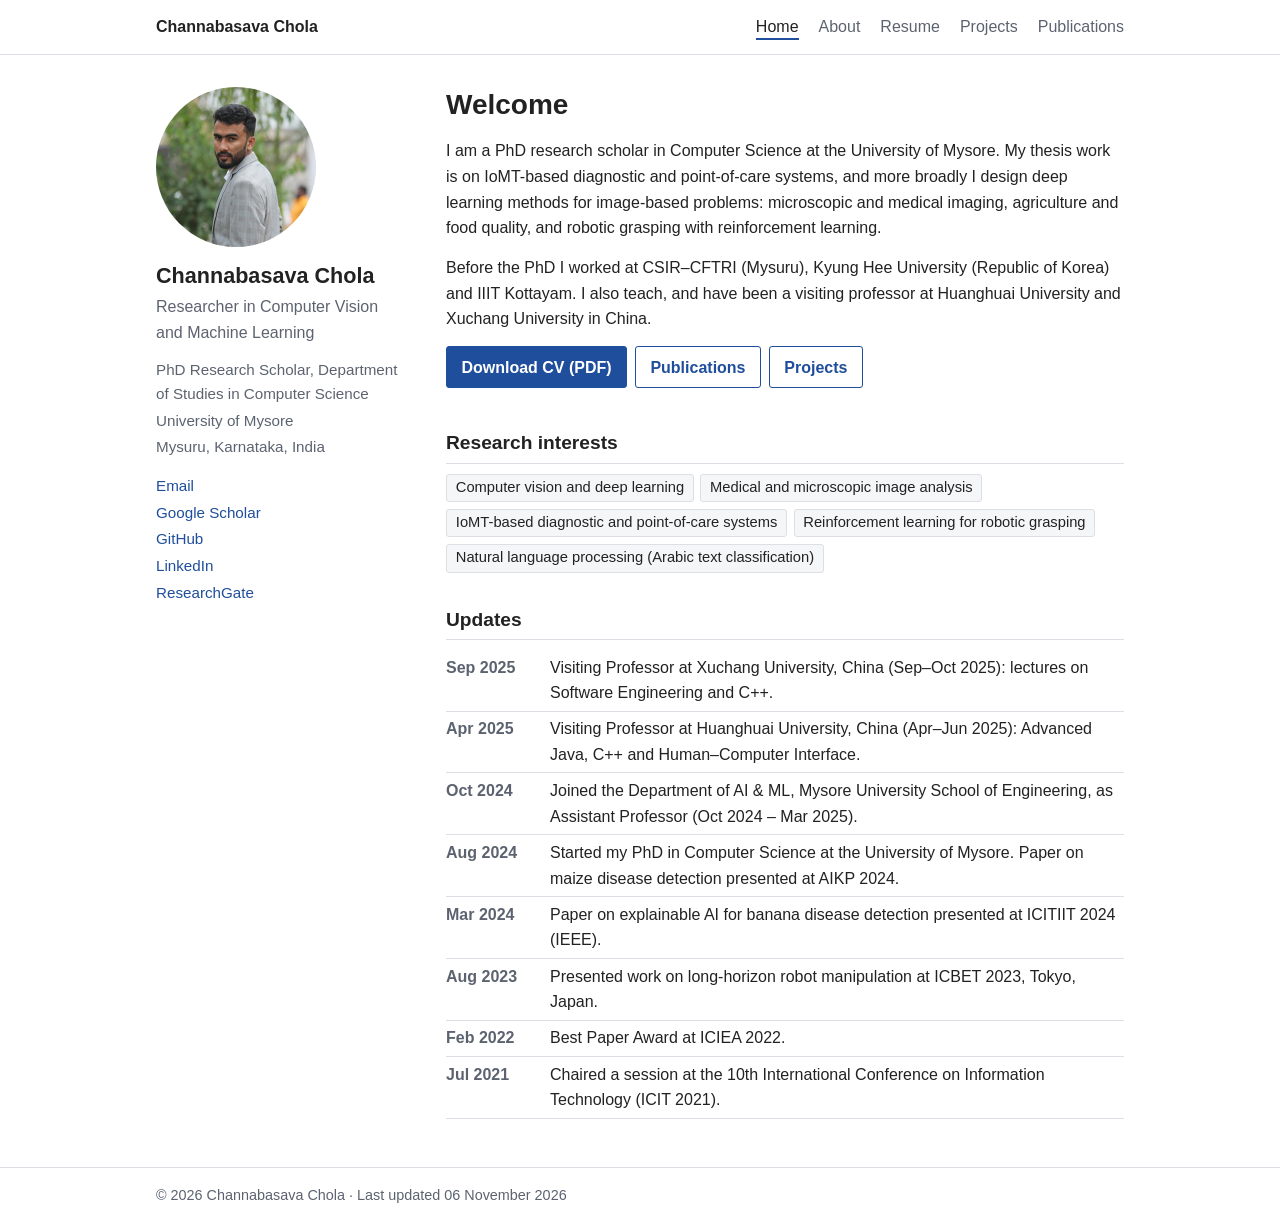
<file: index.html>
<!doctype html>
<html lang="en">
<head>
<meta charset="utf-8">
<meta name="viewport" content="width=device-width, initial-scale=1">
<title>Channabasava Chola – Home</title>
<meta name="description" content="Channabasava Chola: Researcher in Computer Vision and Machine Learning, University of Mysore.">
<link rel="stylesheet" href="assets/css/style.css">
</head>
<body>
<a class="skip" href="#content">Skip to content</a>
<header class="masthead">
  <div class="wrap">
    <a class="site-title" href="index.html">Channabasava Chola</a>
    <nav aria-label="Main"><ul><li><a href="index.html" aria-current="page">Home</a></li><li><a href="about.html">About</a></li><li><a href="resume.html">Resume</a></li><li><a href="projects.html">Projects</a></li><li><a href="publications.html">Publications</a></li></ul></nav>
  </div>
</header>
<div class="wrap layout">
<aside class="sidebar" aria-label="Profile">
  <img class="photo" src="assets/images/photo.jpg" width="160" height="160" alt="Portrait of Channabasava Chola">
  <h1>Channabasava Chola</h1>
  <p class="headline">Researcher in Computer Vision and Machine Learning</p>
  <ul class="meta">
    <li>PhD Research Scholar, Department of Studies in Computer Science</li>
    <li>University of Mysore</li>
    <li>Mysuru, Karnataka, India</li>
  </ul>
  <ul class="links">
    <li><a href="mailto:channabasavac7@gmail.com">Email</a></li>
    <li><a href="https://scholar.google.com/citations?user=dtUArAwAAAAJ&amp;hl=en" rel="me noopener">Google Scholar</a></li><li><a href="https://github.com/channu7" rel="me noopener">GitHub</a></li><li><a href="https://in.linkedin.com/in/channabasava-chola-80715b162" rel="me noopener">LinkedIn</a></li><li><a href="https://www.researchgate.net/profile/Channabasava-Chola" rel="me noopener">ResearchGate</a></li>
  </ul>
</aside>
<main id="content">
<h1>Welcome</h1>
<p>I am a PhD research scholar in Computer Science at the University of Mysore. My thesis work is on IoMT-based diagnostic and point-of-care systems, and more broadly I design deep learning methods for image-based problems: microscopic and medical imaging, agriculture and food quality, and robotic grasping with reinforcement learning.</p><p>Before the PhD I worked at CSIR–CFTRI (Mysuru), Kyung Hee University (Republic of Korea) and IIIT Kottayam. I also teach, and have been a visiting professor at Huanghuai University and Xuchang University in China.</p>
<p><a class="button primary" href="assets/cv.pdf">Download CV (PDF)</a><a class="button" href="publications.html">Publications</a><a class="button" href="projects.html">Projects</a></p>
<h2>Research interests</h2>
<ul class="tags"><li>Computer vision and deep learning</li><li>Medical and microscopic image analysis</li><li>IoMT-based diagnostic and point-of-care systems</li><li>Reinforcement learning for robotic grasping</li><li>Natural language processing (Arabic text classification)</li></ul>
<h2>Updates</h2>
<table class="updates"><tbody><tr><th scope='row'>Sep 2025</th><td>Visiting Professor at Xuchang University, China (Sep–Oct 2025): lectures on Software Engineering and C++.</td></tr><tr><th scope='row'>Apr 2025</th><td>Visiting Professor at Huanghuai University, China (Apr–Jun 2025): Advanced Java, C++ and Human–Computer Interface.</td></tr><tr><th scope='row'>Oct 2024</th><td>Joined the Department of AI &amp; ML, Mysore University School of Engineering, as Assistant Professor (Oct 2024 – Mar 2025).</td></tr><tr><th scope='row'>Aug 2024</th><td>Started my PhD in Computer Science at the University of Mysore. Paper on maize disease detection presented at AIKP 2024.</td></tr><tr><th scope='row'>Mar 2024</th><td>Paper on explainable AI for banana disease detection presented at ICITIIT 2024 (IEEE).</td></tr><tr><th scope='row'>Aug 2023</th><td>Presented work on long-horizon robot manipulation at ICBET 2023, Tokyo, Japan.</td></tr><tr><th scope='row'>Feb 2022</th><td>Best Paper Award at ICIEA 2022.</td></tr><tr><th scope='row'>Jul 2021</th><td>Chaired a session at the 10th International Conference on Information Technology (ICIT 2021).</td></tr></tbody></table>
</main>
</div>
<footer>
  <div class="wrap">&copy; 2026 Channabasava Chola &middot; Last updated 06 November 2026</div>
</footer>
</body>
</html>
</file>
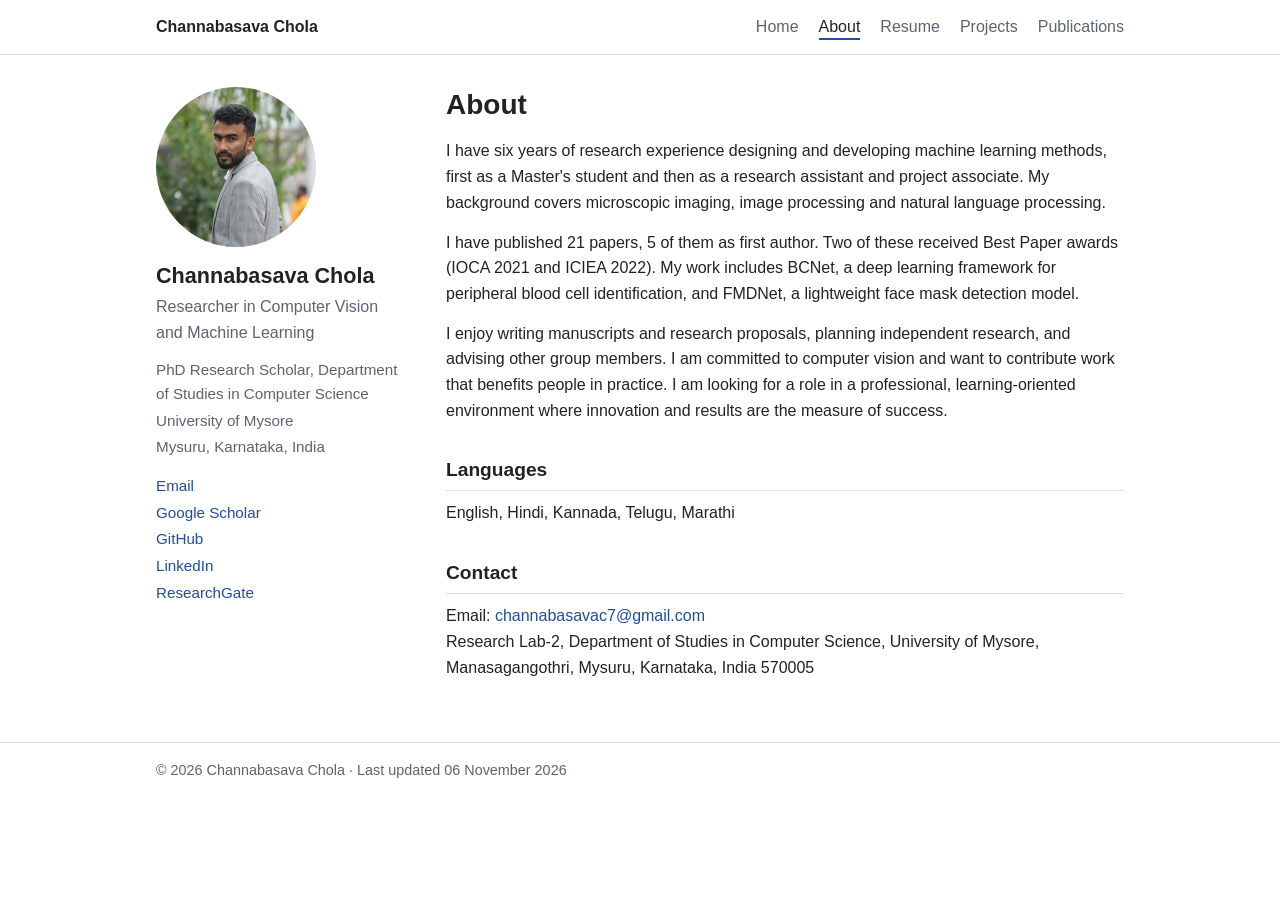
<file: about.html>
<!doctype html>
<html lang="en">
<head>
<meta charset="utf-8">
<meta name="viewport" content="width=device-width, initial-scale=1">
<title>About – Channabasava Chola</title>
<meta name="description" content="About Channabasava Chola">
<link rel="stylesheet" href="assets/css/style.css">
</head>
<body>
<a class="skip" href="#content">Skip to content</a>
<header class="masthead">
  <div class="wrap">
    <a class="site-title" href="index.html">Channabasava Chola</a>
    <nav aria-label="Main"><ul><li><a href="index.html">Home</a></li><li><a href="about.html" aria-current="page">About</a></li><li><a href="resume.html">Resume</a></li><li><a href="projects.html">Projects</a></li><li><a href="publications.html">Publications</a></li></ul></nav>
  </div>
</header>
<div class="wrap layout">
<aside class="sidebar" aria-label="Profile">
  <img class="photo" src="assets/images/photo.jpg" width="160" height="160" alt="Portrait of Channabasava Chola">
  <h1>Channabasava Chola</h1>
  <p class="headline">Researcher in Computer Vision and Machine Learning</p>
  <ul class="meta">
    <li>PhD Research Scholar, Department of Studies in Computer Science</li>
    <li>University of Mysore</li>
    <li>Mysuru, Karnataka, India</li>
  </ul>
  <ul class="links">
    <li><a href="mailto:channabasavac7@gmail.com">Email</a></li>
    <li><a href="https://scholar.google.com/citations?user=dtUArAwAAAAJ&amp;hl=en" rel="me noopener">Google Scholar</a></li><li><a href="https://github.com/channu7" rel="me noopener">GitHub</a></li><li><a href="https://in.linkedin.com/in/channabasava-chola-80715b162" rel="me noopener">LinkedIn</a></li><li><a href="https://www.researchgate.net/profile/Channabasava-Chola" rel="me noopener">ResearchGate</a></li>
  </ul>
</aside>
<main id="content">
<h1>About</h1>
<p>I have six years of research experience designing and developing machine learning methods, first as a Master&#x27;s student and then as a research assistant and project associate. My background covers microscopic imaging, image processing and natural language processing.</p><p>I have published 21 papers, 5 of them as first author. Two of these received Best Paper awards (IOCA 2021 and ICIEA 2022). My work includes BCNet, a deep learning framework for peripheral blood cell identification, and FMDNet, a lightweight face mask detection model.</p><p>I enjoy writing manuscripts and research proposals, planning independent research, and advising other group members. I am committed to computer vision and want to contribute work that benefits people in practice. I am looking for a role in a professional, learning-oriented environment where innovation and results are the measure of success.</p>
<h2>Languages</h2>
<p>English, Hindi, Kannada, Telugu, Marathi</p>
<h2>Contact</h2>
<p>Email: <a href="mailto:channabasavac7@gmail.com">channabasavac7@gmail.com</a><br>Research Lab-2, Department of Studies in Computer Science, University of Mysore, Manasagangothri, Mysuru, Karnataka, India 570005</p>
</main>
</div>
<footer>
  <div class="wrap">&copy; 2026 Channabasava Chola &middot; Last updated 06 November 2026</div>
</footer>
</body>
</html>
</file>
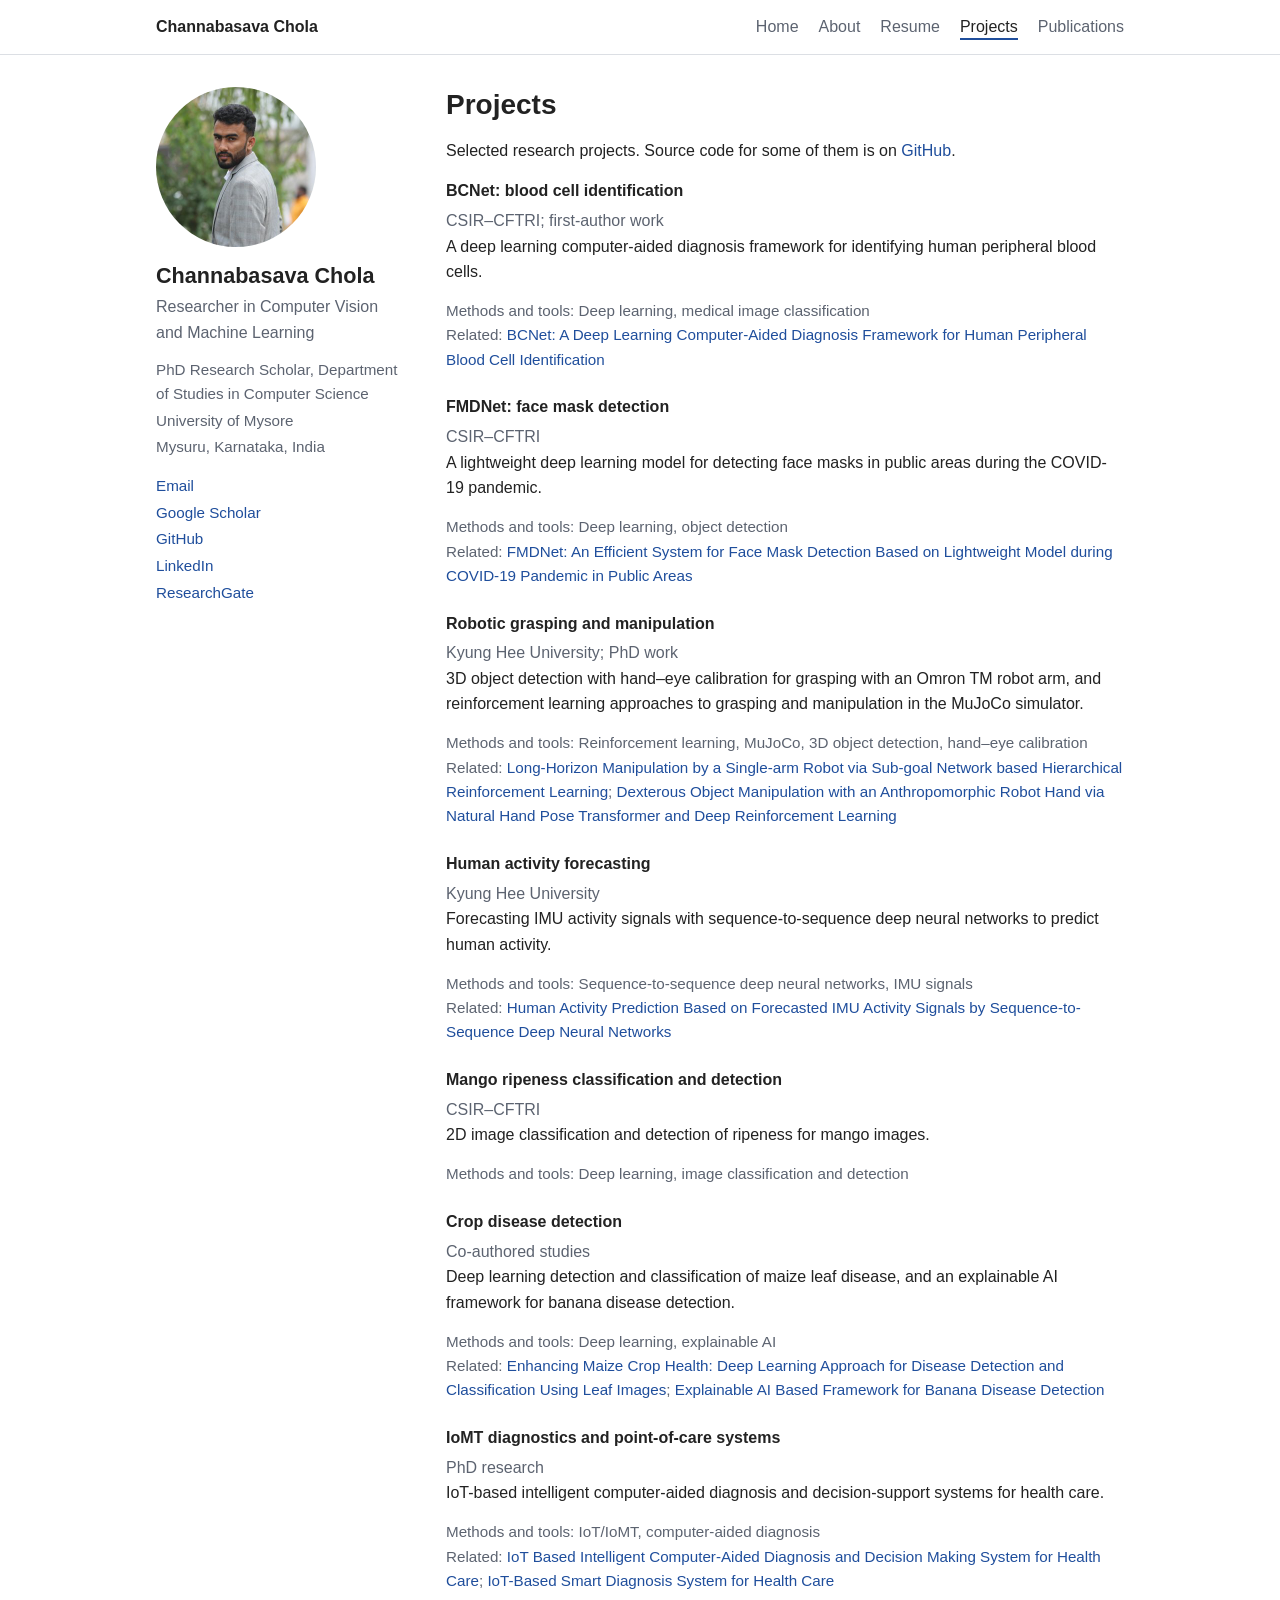
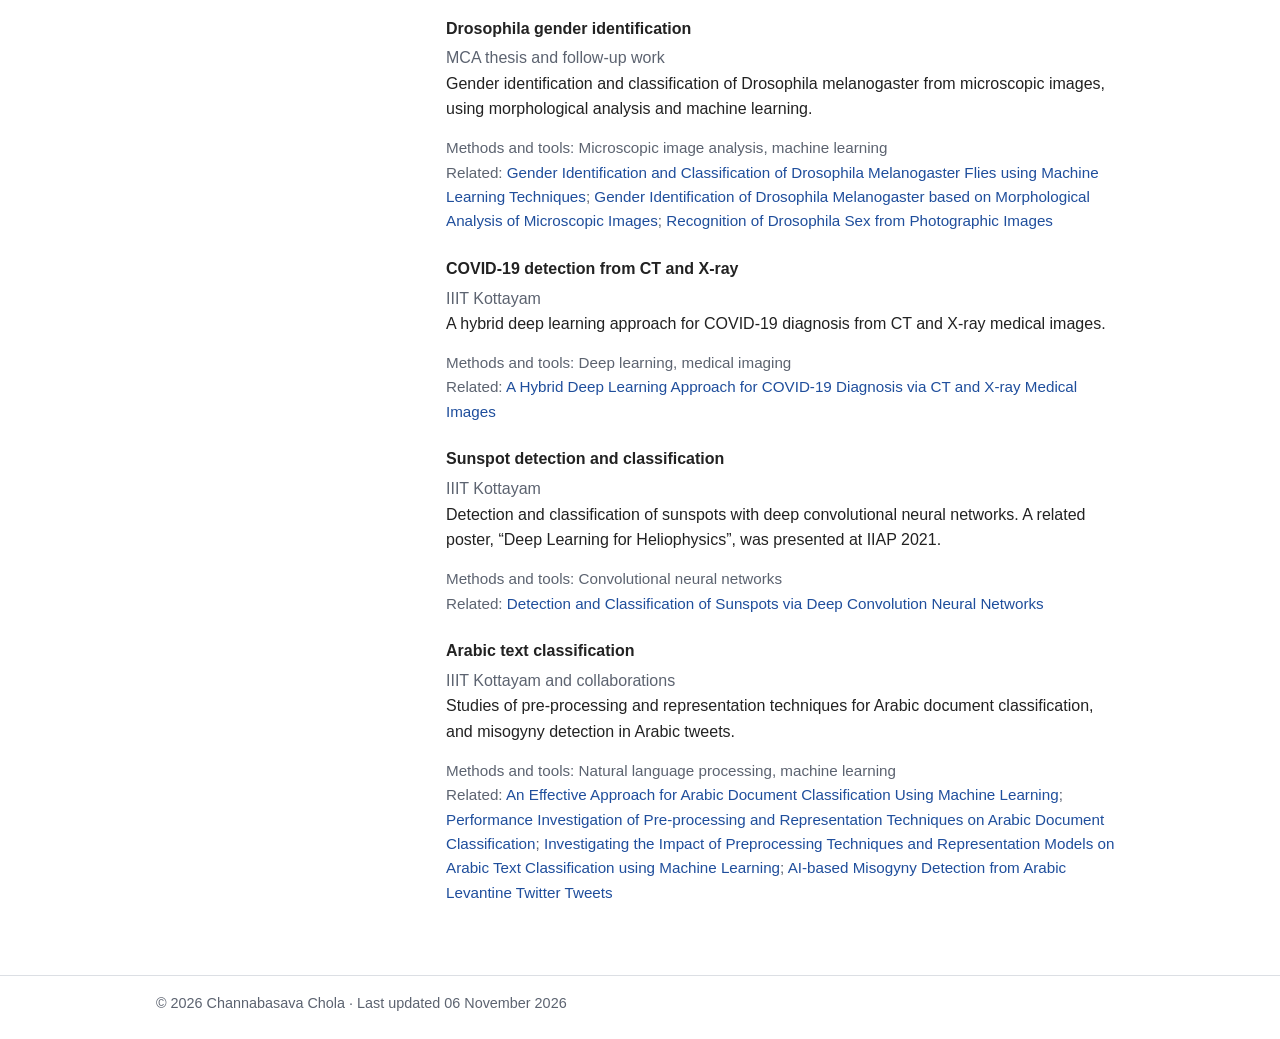
<file: projects.html>
<!doctype html>
<html lang="en">
<head>
<meta charset="utf-8">
<meta name="viewport" content="width=device-width, initial-scale=1">
<title>Projects – Channabasava Chola</title>
<meta name="description" content="Research projects of Channabasava Chola">
<link rel="stylesheet" href="assets/css/style.css">
</head>
<body>
<a class="skip" href="#content">Skip to content</a>
<header class="masthead">
  <div class="wrap">
    <a class="site-title" href="index.html">Channabasava Chola</a>
    <nav aria-label="Main"><ul><li><a href="index.html">Home</a></li><li><a href="about.html">About</a></li><li><a href="resume.html">Resume</a></li><li><a href="projects.html" aria-current="page">Projects</a></li><li><a href="publications.html">Publications</a></li></ul></nav>
  </div>
</header>
<div class="wrap layout">
<aside class="sidebar" aria-label="Profile">
  <img class="photo" src="assets/images/photo.jpg" width="160" height="160" alt="Portrait of Channabasava Chola">
  <h1>Channabasava Chola</h1>
  <p class="headline">Researcher in Computer Vision and Machine Learning</p>
  <ul class="meta">
    <li>PhD Research Scholar, Department of Studies in Computer Science</li>
    <li>University of Mysore</li>
    <li>Mysuru, Karnataka, India</li>
  </ul>
  <ul class="links">
    <li><a href="mailto:channabasavac7@gmail.com">Email</a></li>
    <li><a href="https://scholar.google.com/citations?user=dtUArAwAAAAJ&amp;hl=en" rel="me noopener">Google Scholar</a></li><li><a href="https://github.com/channu7" rel="me noopener">GitHub</a></li><li><a href="https://in.linkedin.com/in/channabasava-chola-80715b162" rel="me noopener">LinkedIn</a></li><li><a href="https://www.researchgate.net/profile/Channabasava-Chola" rel="me noopener">ResearchGate</a></li>
  </ul>
</aside>
<main id="content">
<h1>Projects</h1>
<p>Selected research projects. Source code for some of them is on <a href="https://github.com/channu7" rel="noopener">GitHub</a>.</p>
<div class="project">
  <h3>BCNet: blood cell identification</h3>
  <div class="ctx">CSIR–CFTRI; first-author work</div>
  <p>A deep learning computer-aided diagnosis framework for identifying human peripheral blood cells.</p>
  <div class="tech">Methods and tools: Deep learning, medical image classification</div>
  <div class="tech">Related: <a href="publications.html#pub-bcnet">BCNet: A Deep Learning Computer-Aided Diagnosis Framework for Human Peripheral Blood Cell Identification</a></div>
</div><div class="project">
  <h3>FMDNet: face mask detection</h3>
  <div class="ctx">CSIR–CFTRI</div>
  <p>A lightweight deep learning model for detecting face masks in public areas during the COVID-19 pandemic.</p>
  <div class="tech">Methods and tools: Deep learning, object detection</div>
  <div class="tech">Related: <a href="publications.html#pub-fmdnet">FMDNet: An Efficient System for Face Mask Detection Based on Lightweight Model during COVID-19 Pandemic in Public Areas</a></div>
</div><div class="project">
  <h3>Robotic grasping and manipulation</h3>
  <div class="ctx">Kyung Hee University; PhD work</div>
  <p>3D object detection with hand–eye calibration for grasping with an Omron TM robot arm, and reinforcement learning approaches to grasping and manipulation in the MuJoCo simulator.</p>
  <div class="tech">Methods and tools: Reinforcement learning, MuJoCo, 3D object detection, hand–eye calibration</div>
  <div class="tech">Related: <a href="publications.html#pub-hrl">Long-Horizon Manipulation by a Single-arm Robot via Sub-goal Network based Hierarchical Reinforcement Learning</a>; <a href="publications.html#pub-hand">Dexterous Object Manipulation with an Anthropomorphic Robot Hand via Natural Hand Pose Transformer and Deep Reinforcement Learning</a></div>
</div><div class="project">
  <h3>Human activity forecasting</h3>
  <div class="ctx">Kyung Hee University</div>
  <p>Forecasting IMU activity signals with sequence-to-sequence deep neural networks to predict human activity.</p>
  <div class="tech">Methods and tools: Sequence-to-sequence deep neural networks, IMU signals</div>
  <div class="tech">Related: <a href="publications.html#pub-imu">Human Activity Prediction Based on Forecasted IMU Activity Signals by Sequence-to-Sequence Deep Neural Networks</a></div>
</div><div class="project">
  <h3>Mango ripeness classification and detection</h3>
  <div class="ctx">CSIR–CFTRI</div>
  <p>2D image classification and detection of ripeness for mango images.</p>
  <div class="tech">Methods and tools: Deep learning, image classification and detection</div>
  
</div><div class="project">
  <h3>Crop disease detection</h3>
  <div class="ctx">Co-authored studies</div>
  <p>Deep learning detection and classification of maize leaf disease, and an explainable AI framework for banana disease detection.</p>
  <div class="tech">Methods and tools: Deep learning, explainable AI</div>
  <div class="tech">Related: <a href="publications.html#pub-maize">Enhancing Maize Crop Health: Deep Learning Approach for Disease Detection and Classification Using Leaf Images</a>; <a href="publications.html#pub-banana">Explainable AI Based Framework for Banana Disease Detection</a></div>
</div><div class="project">
  <h3>IoMT diagnostics and point-of-care systems</h3>
  <div class="ctx">PhD research</div>
  <p>IoT-based intelligent computer-aided diagnosis and decision-support systems for health care.</p>
  <div class="tech">Methods and tools: IoT/IoMT, computer-aided diagnosis</div>
  <div class="tech">Related: <a href="publications.html#pub-iot_cad">IoT Based Intelligent Computer-Aided Diagnosis and Decision Making System for Health Care</a>; <a href="publications.html#pub-iot_smart">IoT-Based Smart Diagnosis System for Health Care</a></div>
</div><div class="project">
  <h3>Drosophila gender identification</h3>
  <div class="ctx">MCA thesis and follow-up work</div>
  <p>Gender identification and classification of Drosophila melanogaster from microscopic images, using morphological analysis and machine learning.</p>
  <div class="tech">Methods and tools: Microscopic image analysis, machine learning</div>
  <div class="tech">Related: <a href="publications.html#pub-drosophila_ml">Gender Identification and Classification of Drosophila Melanogaster Flies using Machine Learning Techniques</a>; <a href="publications.html#pub-drosophila_vc">Gender Identification of Drosophila Melanogaster based on Morphological Analysis of Microscopic Images</a>; <a href="publications.html#pub-drosophila_ru">Recognition of Drosophila Sex from Photographic Images</a></div>
</div><div class="project">
  <h3>COVID-19 detection from CT and X-ray</h3>
  <div class="ctx">IIIT Kottayam</div>
  <p>A hybrid deep learning approach for COVID-19 diagnosis from CT and X-ray medical images.</p>
  <div class="tech">Methods and tools: Deep learning, medical imaging</div>
  <div class="tech">Related: <a href="publications.html#pub-covid_hybrid">A Hybrid Deep Learning Approach for COVID-19 Diagnosis via CT and X-ray Medical Images</a></div>
</div><div class="project">
  <h3>Sunspot detection and classification</h3>
  <div class="ctx">IIIT Kottayam</div>
  <p>Detection and classification of sunspots with deep convolutional neural networks. A related poster, “Deep Learning for Heliophysics”, was presented at IIAP 2021.</p>
  <div class="tech">Methods and tools: Convolutional neural networks</div>
  <div class="tech">Related: <a href="publications.html#pub-sunspot">Detection and Classification of Sunspots via Deep Convolution Neural Networks</a></div>
</div><div class="project">
  <h3>Arabic text classification</h3>
  <div class="ctx">IIIT Kottayam and collaborations</div>
  <p>Studies of pre-processing and representation techniques for Arabic document classification, and misogyny detection in Arabic tweets.</p>
  <div class="tech">Methods and tools: Natural language processing, machine learning</div>
  <div class="tech">Related: <a href="publications.html#pub-arabic_doc">An Effective Approach for Arabic Document Classification Using Machine Learning</a>; <a href="publications.html#pub-arabic_math">Performance Investigation of Pre-processing and Representation Techniques on Arabic Document Classification</a>; <a href="publications.html#pub-arabic_pre">Investigating the Impact of Preprocessing Techniques and Representation Models on Arabic Text Classification using Machine Learning</a>; <a href="publications.html#pub-misogyny">AI-based Misogyny Detection from Arabic Levantine Twitter Tweets</a></div>
</div>
</main>
</div>
<footer>
  <div class="wrap">&copy; 2026 Channabasava Chola &middot; Last updated 06 November 2026</div>
</footer>
</body>
</html>
</file>
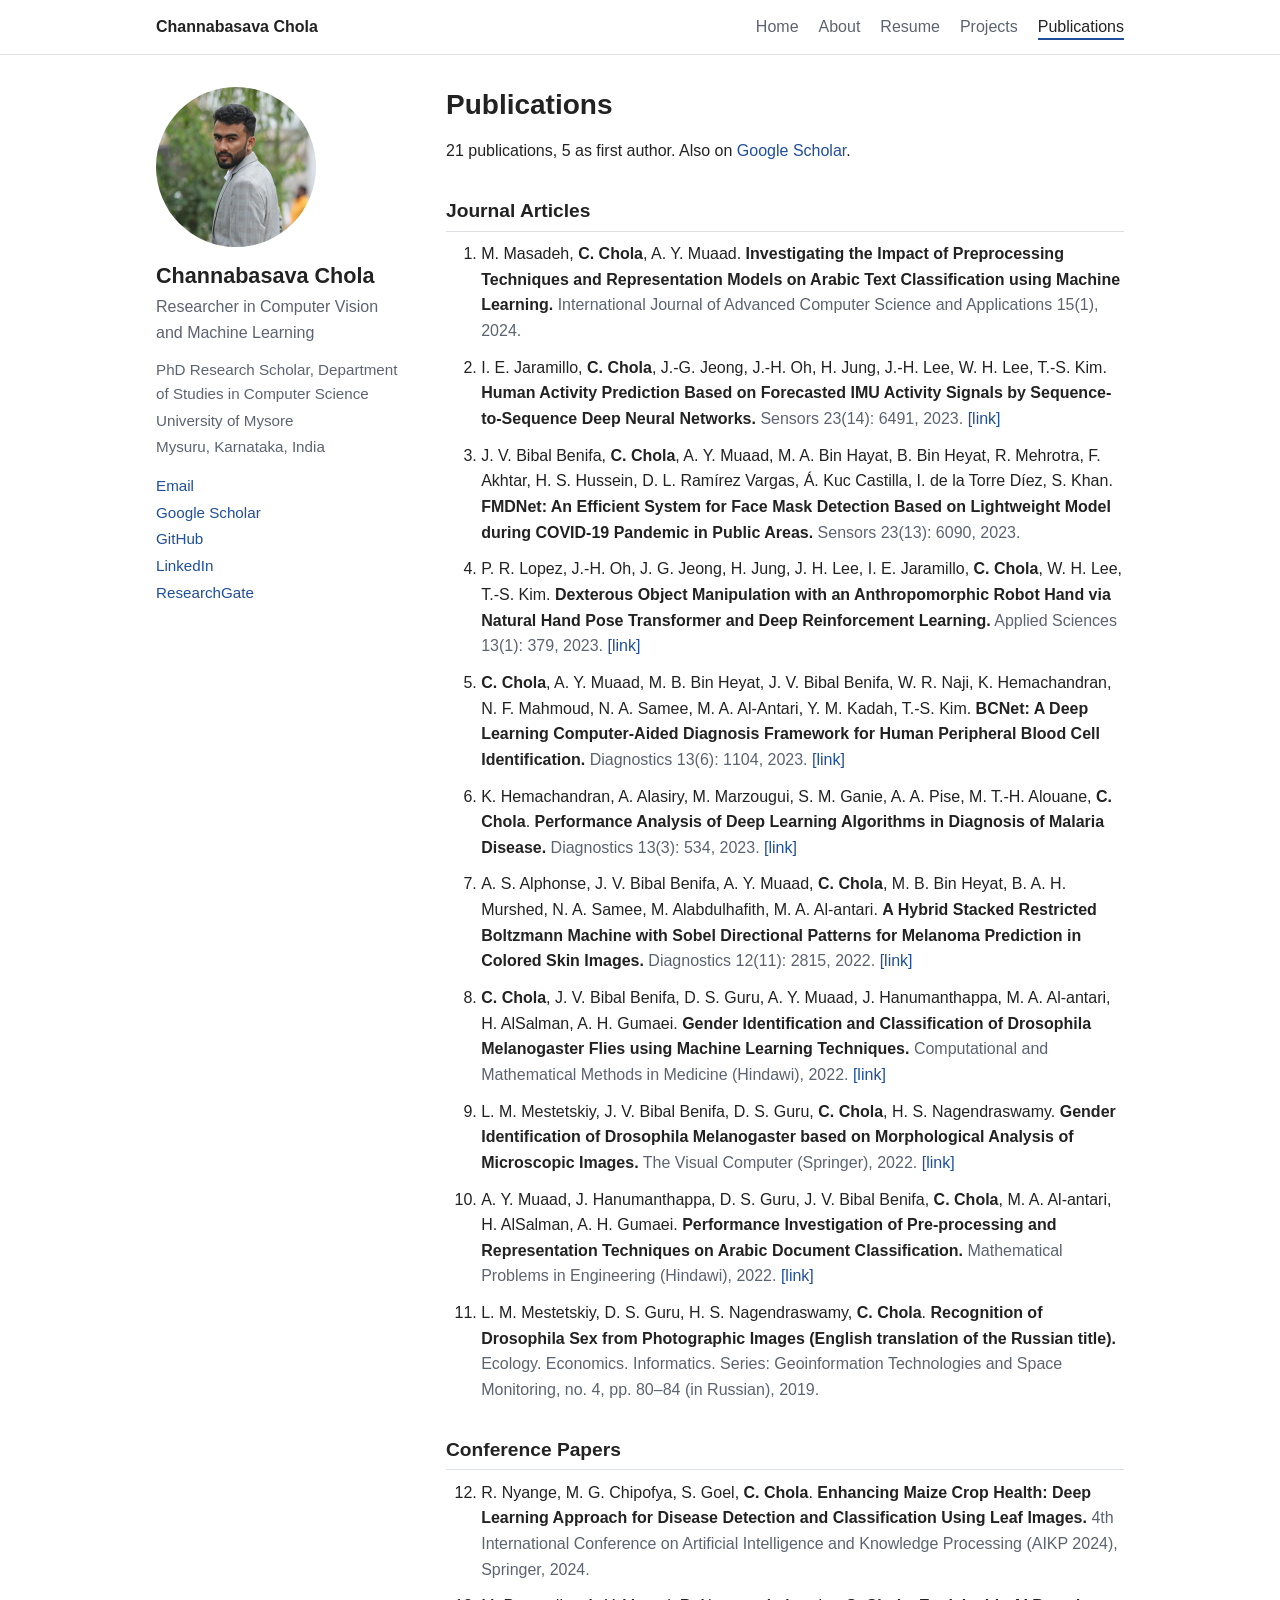
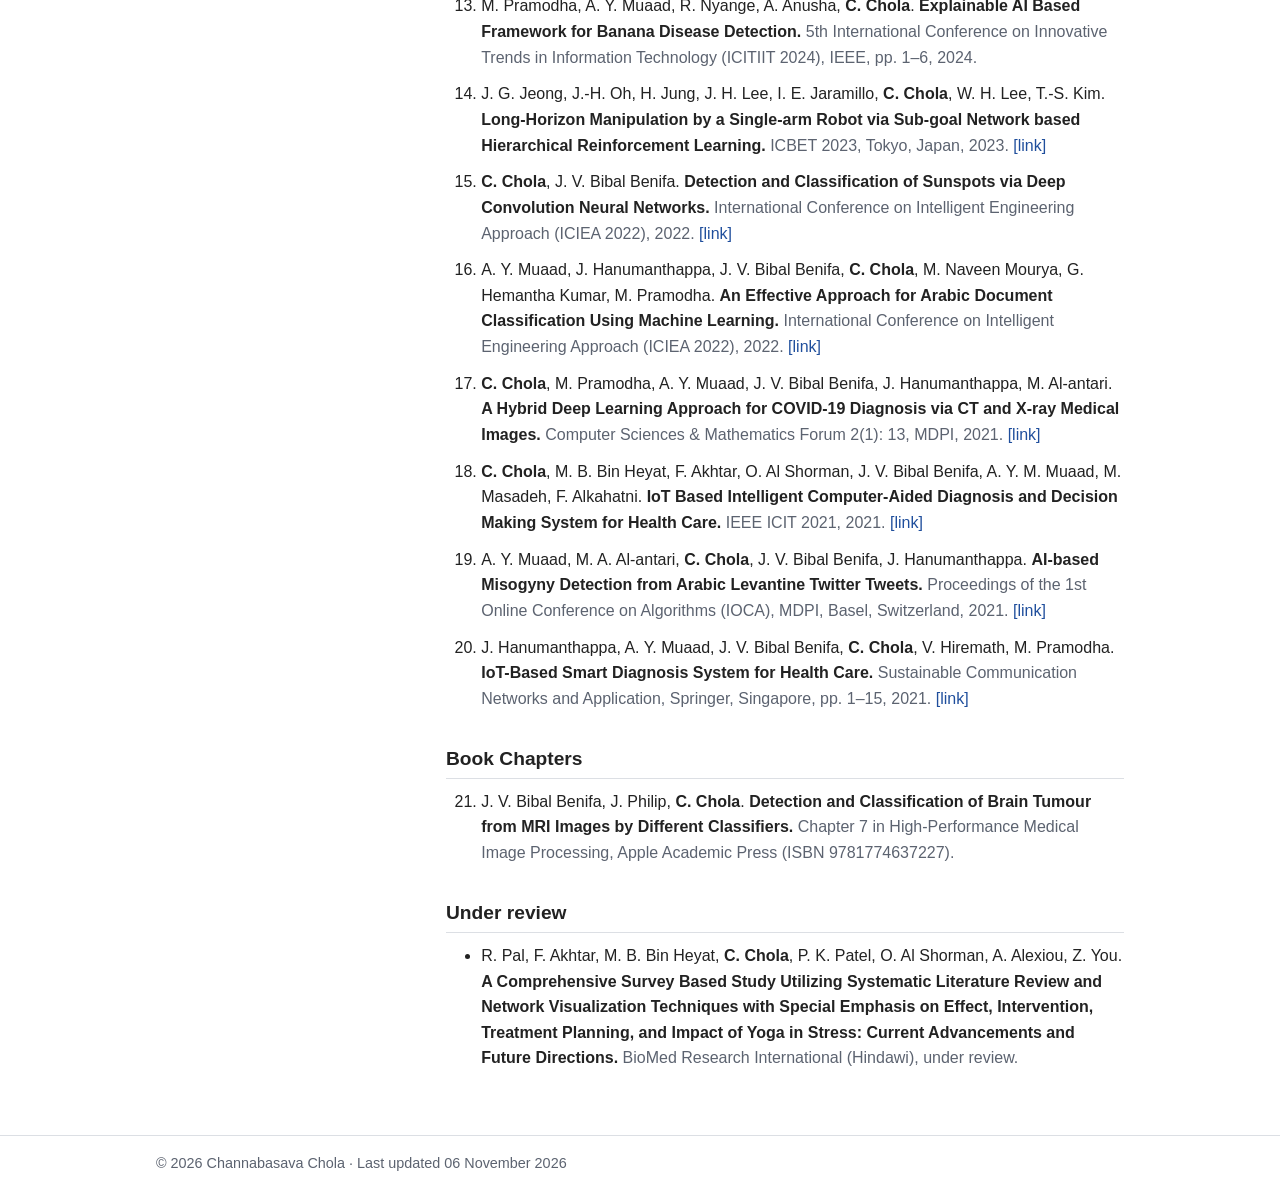
<file: publications.html>
<!doctype html>
<html lang="en">
<head>
<meta charset="utf-8">
<meta name="viewport" content="width=device-width, initial-scale=1">
<title>Publications – Channabasava Chola</title>
<meta name="description" content="Publications of Channabasava Chola">
<link rel="stylesheet" href="assets/css/style.css">
</head>
<body>
<a class="skip" href="#content">Skip to content</a>
<header class="masthead">
  <div class="wrap">
    <a class="site-title" href="index.html">Channabasava Chola</a>
    <nav aria-label="Main"><ul><li><a href="index.html">Home</a></li><li><a href="about.html">About</a></li><li><a href="resume.html">Resume</a></li><li><a href="projects.html">Projects</a></li><li><a href="publications.html" aria-current="page">Publications</a></li></ul></nav>
  </div>
</header>
<div class="wrap layout">
<aside class="sidebar" aria-label="Profile">
  <img class="photo" src="assets/images/photo.jpg" width="160" height="160" alt="Portrait of Channabasava Chola">
  <h1>Channabasava Chola</h1>
  <p class="headline">Researcher in Computer Vision and Machine Learning</p>
  <ul class="meta">
    <li>PhD Research Scholar, Department of Studies in Computer Science</li>
    <li>University of Mysore</li>
    <li>Mysuru, Karnataka, India</li>
  </ul>
  <ul class="links">
    <li><a href="mailto:channabasavac7@gmail.com">Email</a></li>
    <li><a href="https://scholar.google.com/citations?user=dtUArAwAAAAJ&amp;hl=en" rel="me noopener">Google Scholar</a></li><li><a href="https://github.com/channu7" rel="me noopener">GitHub</a></li><li><a href="https://in.linkedin.com/in/channabasava-chola-80715b162" rel="me noopener">LinkedIn</a></li><li><a href="https://www.researchgate.net/profile/Channabasava-Chola" rel="me noopener">ResearchGate</a></li>
  </ul>
</aside>
<main id="content">
<h1>Publications</h1>
<p>21 publications, 5 as first author. Also on <a href="https://scholar.google.com/citations?user=dtUArAwAAAAJ&amp;hl=en" rel="noopener">Google Scholar</a>.</p>
<h2>Journal Articles</h2><ol class="pubs" start="1"><li id="pub-arabic_pre">M. Masadeh, <strong>C. Chola</strong>, A. Y. Muaad. <span class="pub-title">Investigating the Impact of Preprocessing Techniques and Representation Models on Arabic Text Classification using Machine Learning.</span> <span class="pub-meta">International Journal of Advanced Computer Science and Applications 15(1), 2024.</span></li><li id="pub-imu">I. E. Jaramillo, <strong>C. Chola</strong>, J.-G. Jeong, J.-H. Oh, H. Jung, J.-H. Lee, W. H. Lee, T.-S. Kim. <span class="pub-title">Human Activity Prediction Based on Forecasted IMU Activity Signals by Sequence-to-Sequence Deep Neural Networks.</span> <span class="pub-meta">Sensors 23(14): 6491, 2023.</span> <a href="https://doi.org/10.3390/s23146491" rel="noopener">[link]</a></li><li id="pub-fmdnet">J. V. Bibal Benifa, <strong>C. Chola</strong>, A. Y. Muaad, M. A. Bin Hayat, B. Bin Heyat, R. Mehrotra, F. Akhtar, H. S. Hussein, D. L. Ramírez Vargas, Á. Kuc Castilla, I. de la Torre Díez, S. Khan. <span class="pub-title">FMDNet: An Efficient System for Face Mask Detection Based on Lightweight Model during COVID-19 Pandemic in Public Areas.</span> <span class="pub-meta">Sensors 23(13): 6090, 2023.</span></li><li id="pub-hand">P. R. Lopez, J.-H. Oh, J. G. Jeong, H. Jung, J. H. Lee, I. E. Jaramillo, <strong>C. Chola</strong>, W. H. Lee, T.-S. Kim. <span class="pub-title">Dexterous Object Manipulation with an Anthropomorphic Robot Hand via Natural Hand Pose Transformer and Deep Reinforcement Learning.</span> <span class="pub-meta">Applied Sciences 13(1): 379, 2023.</span> <a href="https://doi.org/10.3390/app13010379" rel="noopener">[link]</a></li><li id="pub-bcnet"><strong>C. Chola</strong>, A. Y. Muaad, M. B. Bin Heyat, J. V. Bibal Benifa, W. R. Naji, K. Hemachandran, N. F. Mahmoud, N. A. Samee, M. A. Al-Antari, Y. M. Kadah, T.-S. Kim. <span class="pub-title">BCNet: A Deep Learning Computer-Aided Diagnosis Framework for Human Peripheral Blood Cell Identification.</span> <span class="pub-meta">Diagnostics 13(6): 1104, 2023.</span> <a href="https://doi.org/10.3390/diagnostics13061104" rel="noopener">[link]</a></li><li id="pub-malaria">K. Hemachandran, A. Alasiry, M. Marzougui, S. M. Ganie, A. A. Pise, M. T.-H. Alouane, <strong>C. Chola</strong>. <span class="pub-title">Performance Analysis of Deep Learning Algorithms in Diagnosis of Malaria Disease.</span> <span class="pub-meta">Diagnostics 13(3): 534, 2023.</span> <a href="https://doi.org/10.3390/diagnostics13030534" rel="noopener">[link]</a></li><li id="pub-rbm">A. S. Alphonse, J. V. Bibal Benifa, A. Y. Muaad, <strong>C. Chola</strong>, M. B. Bin Heyat, B. A. H. Murshed, N. A. Samee, M. Alabdulhafith, M. A. Al-antari. <span class="pub-title">A Hybrid Stacked Restricted Boltzmann Machine with Sobel Directional Patterns for Melanoma Prediction in Colored Skin Images.</span> <span class="pub-meta">Diagnostics 12(11): 2815, 2022.</span> <a href="https://doi.org/10.3390/diagnostics12112815" rel="noopener">[link]</a></li><li id="pub-drosophila_ml"><strong>C. Chola</strong>, J. V. Bibal Benifa, D. S. Guru, A. Y. Muaad, J. Hanumanthappa, M. A. Al-antari, H. AlSalman, A. H. Gumaei. <span class="pub-title">Gender Identification and Classification of Drosophila Melanogaster Flies using Machine Learning Techniques.</span> <span class="pub-meta">Computational and Mathematical Methods in Medicine (Hindawi), 2022.</span> <a href="https://doi.org/10.1155/2022/4593330" rel="noopener">[link]</a></li><li id="pub-drosophila_vc">L. M. Mestetskiy, J. V. Bibal Benifa, D. S. Guru, <strong>C. Chola</strong>, H. S. Nagendraswamy. <span class="pub-title">Gender Identification of Drosophila Melanogaster based on Morphological Analysis of Microscopic Images.</span> <span class="pub-meta">The Visual Computer (Springer), 2022.</span> <a href="https://doi.org/10.1007/s00371-022-02447-9" rel="noopener">[link]</a></li><li id="pub-arabic_math">A. Y. Muaad, J. Hanumanthappa, D. S. Guru, J. V. Bibal Benifa, <strong>C. Chola</strong>, M. A. Al-antari, H. AlSalman, A. H. Gumaei. <span class="pub-title">Performance Investigation of Pre-processing and Representation Techniques on Arabic Document Classification.</span> <span class="pub-meta">Mathematical Problems in Engineering (Hindawi), 2022.</span> <a href="https://doi.org/10.1155/2022/3720358" rel="noopener">[link]</a></li><li id="pub-drosophila_ru">L. M. Mestetskiy, D. S. Guru, H. S. Nagendraswamy, <strong>C. Chola</strong>. <span class="pub-title">Recognition of Drosophila Sex from Photographic Images (English translation of the Russian title).</span> <span class="pub-meta">Ecology. Economics. Informatics. Series: Geoinformation Technologies and Space Monitoring, no. 4, pp. 80–84 (in Russian), 2019.</span></li></ol>
<h2>Conference Papers</h2><ol class="pubs" start="12"><li id="pub-maize">R. Nyange, M. G. Chipofya, S. Goel, <strong>C. Chola</strong>. <span class="pub-title">Enhancing Maize Crop Health: Deep Learning Approach for Disease Detection and Classification Using Leaf Images.</span> <span class="pub-meta">4th International Conference on Artificial Intelligence and Knowledge Processing (AIKP 2024), Springer, 2024.</span></li><li id="pub-banana">M. Pramodha, A. Y. Muaad, R. Nyange, A. Anusha, <strong>C. Chola</strong>. <span class="pub-title">Explainable AI Based Framework for Banana Disease Detection.</span> <span class="pub-meta">5th International Conference on Innovative Trends in Information Technology (ICITIIT 2024), IEEE, pp. 1–6, 2024.</span></li><li id="pub-hrl">J. G. Jeong, J.-H. Oh, H. Jung, J. H. Lee, I. E. Jaramillo, <strong>C. Chola</strong>, W. H. Lee, T.-S. Kim. <span class="pub-title">Long-Horizon Manipulation by a Single-arm Robot via Sub-goal Network based Hierarchical Reinforcement Learning.</span> <span class="pub-meta">ICBET 2023, Tokyo, Japan, 2023.</span> <a href="https://doi.org/10.1145/3620679.3620693" rel="noopener">[link]</a></li><li id="pub-sunspot"><strong>C. Chola</strong>, J. V. Bibal Benifa. <span class="pub-title">Detection and Classification of Sunspots via Deep Convolution Neural Networks.</span> <span class="pub-meta">International Conference on Intelligent Engineering Approach (ICIEA 2022), 2022.</span> <a href="https://doi.org/10.1016/j.gltp.2022.03.006" rel="noopener">[link]</a></li><li id="pub-arabic_doc">A. Y. Muaad, J. Hanumanthappa, J. V. Bibal Benifa, <strong>C. Chola</strong>, M. Naveen Mourya, G. Hemantha Kumar, M. Pramodha. <span class="pub-title">An Effective Approach for Arabic Document Classification Using Machine Learning.</span> <span class="pub-meta">International Conference on Intelligent Engineering Approach (ICIEA 2022), 2022.</span> <a href="https://doi.org/10.1016/j.gltp.2022.03.003" rel="noopener">[link]</a></li><li id="pub-covid_hybrid"><strong>C. Chola</strong>, M. Pramodha, A. Y. Muaad, J. V. Bibal Benifa, J. Hanumanthappa, M. Al-antari. <span class="pub-title">A Hybrid Deep Learning Approach for COVID-19 Diagnosis via CT and X-ray Medical Images.</span> <span class="pub-meta">Computer Sciences &amp; Mathematics Forum 2(1): 13, MDPI, 2021.</span> <a href="https://doi.org/10.3390/IOCA2021-10909" rel="noopener">[link]</a></li><li id="pub-iot_cad"><strong>C. Chola</strong>, M. B. Bin Heyat, F. Akhtar, O. Al Shorman, J. V. Bibal Benifa, A. Y. M. Muaad, M. Masadeh, F. Alkahatni. <span class="pub-title">IoT Based Intelligent Computer-Aided Diagnosis and Decision Making System for Health Care.</span> <span class="pub-meta">IEEE ICIT 2021, 2021.</span> <a href="https://ieeexplore.ieee.org/document/9491707" rel="noopener">[link]</a></li><li id="pub-misogyny">A. Y. Muaad, M. A. Al-antari, <strong>C. Chola</strong>, J. V. Bibal Benifa, J. Hanumanthappa. <span class="pub-title">AI-based Misogyny Detection from Arabic Levantine Twitter Tweets.</span> <span class="pub-meta">Proceedings of the 1st Online Conference on Algorithms (IOCA), MDPI, Basel, Switzerland, 2021.</span> <a href="https://doi.org/10.3390/IOCA2021-10880" rel="noopener">[link]</a></li><li id="pub-iot_smart">J. Hanumanthappa, A. Y. Muaad, J. V. Bibal Benifa, <strong>C. Chola</strong>, V. Hiremath, M. Pramodha. <span class="pub-title">IoT-Based Smart Diagnosis System for Health Care.</span> <span class="pub-meta">Sustainable Communication Networks and Application, Springer, Singapore, pp. 1–15, 2021.</span> <a href="https://doi.org/10.1007/978-981-16-6605-6" rel="noopener">[link]</a></li></ol>
<h2>Book Chapters</h2><ol class="pubs" start="21"><li id="pub-brain">J. V. Bibal Benifa, J. Philip, <strong>C. Chola</strong>. <span class="pub-title">Detection and Classification of Brain Tumour from MRI Images by Different Classifiers.</span> <span class="pub-meta">Chapter 7 in High-Performance Medical Image Processing, Apple Academic Press (ISBN 9781774637227).</span></li></ol>
<h2>Under review</h2>
<ul class="pubs" style="list-style:disc"><li>R. Pal, F. Akhtar, M. B. Bin Heyat, <strong>C. Chola</strong>, P. K. Patel, O. Al Shorman, A. Alexiou, Z. You. <span class='pub-title'>A Comprehensive Survey Based Study Utilizing Systematic Literature Review and Network Visualization Techniques with Special Emphasis on Effect, Intervention, Treatment Planning, and Impact of Yoga in Stress: Current Advancements and Future Directions.</span> <span class='pub-meta'>BioMed Research International (Hindawi), under review.</span></li></ul>
</main>
</div>
<footer>
  <div class="wrap">&copy; 2026 Channabasava Chola &middot; Last updated 06 November 2026</div>
</footer>
</body>
</html>
</file>
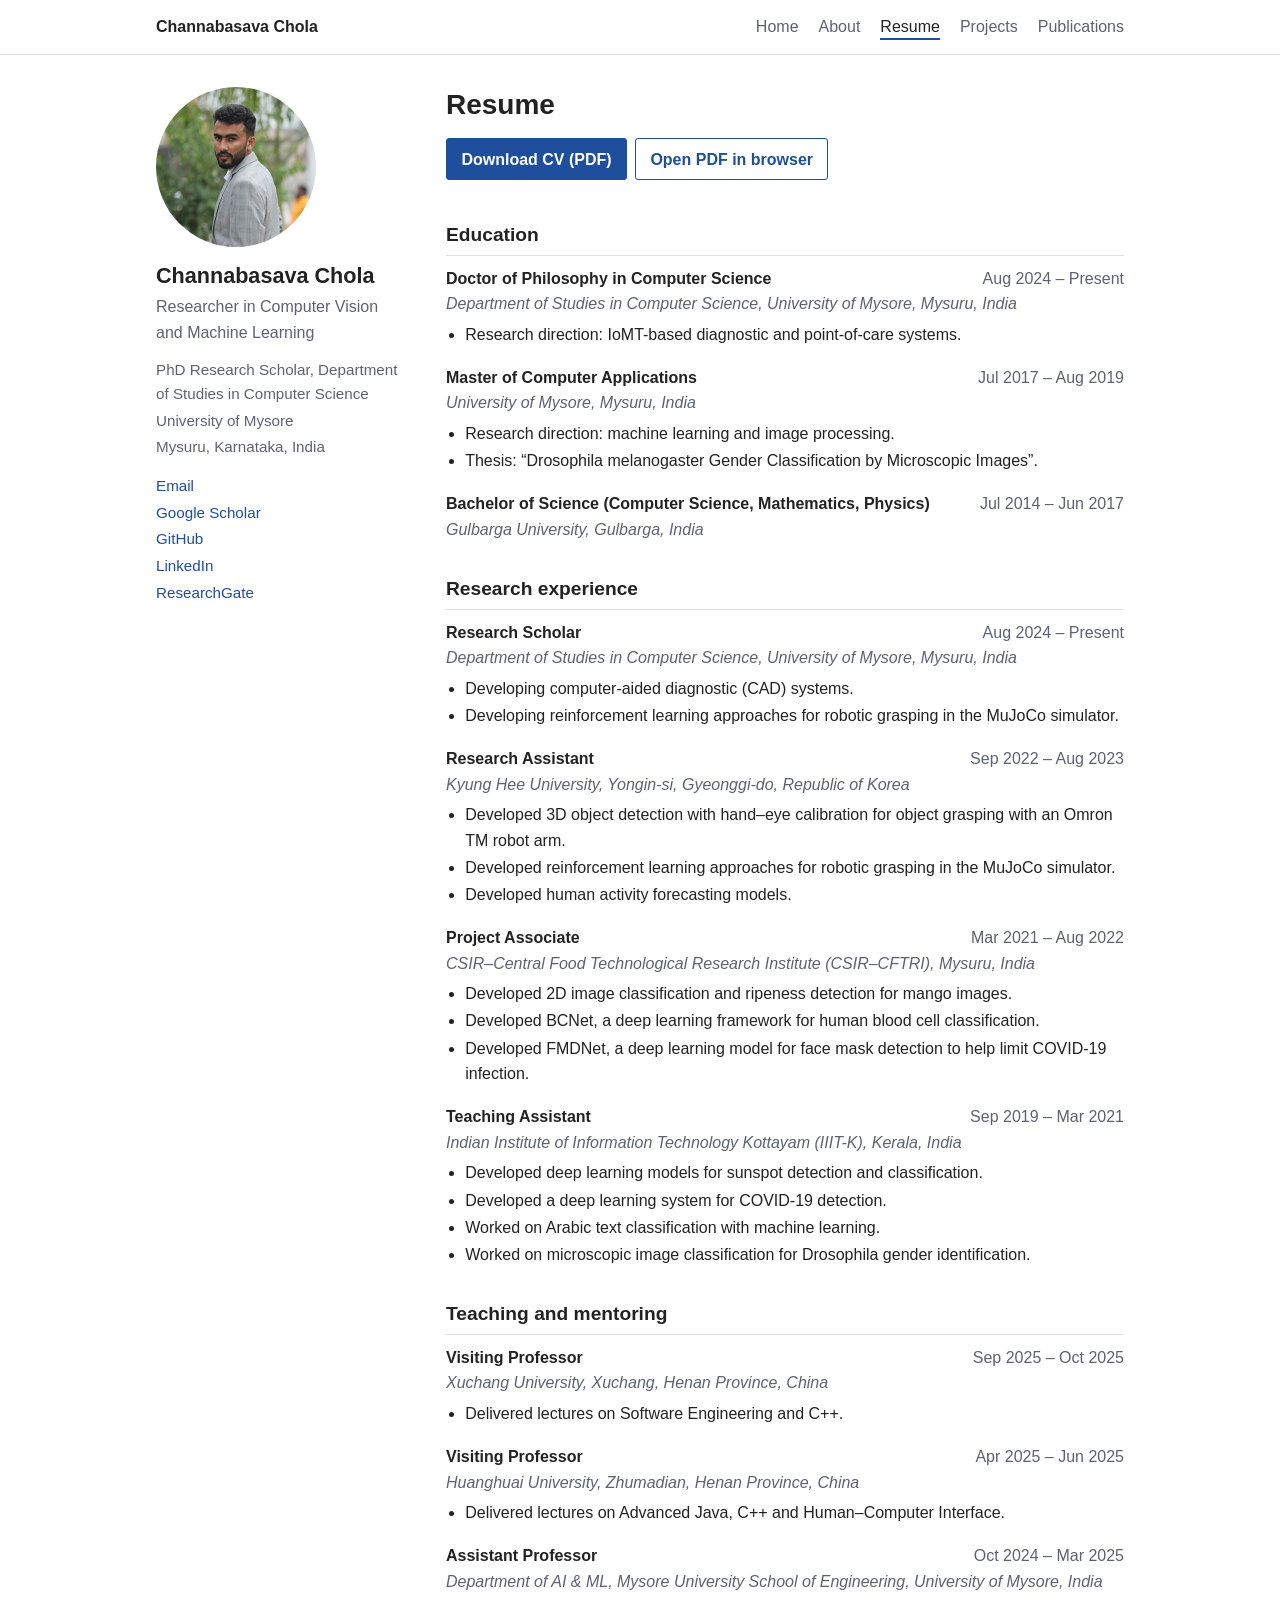
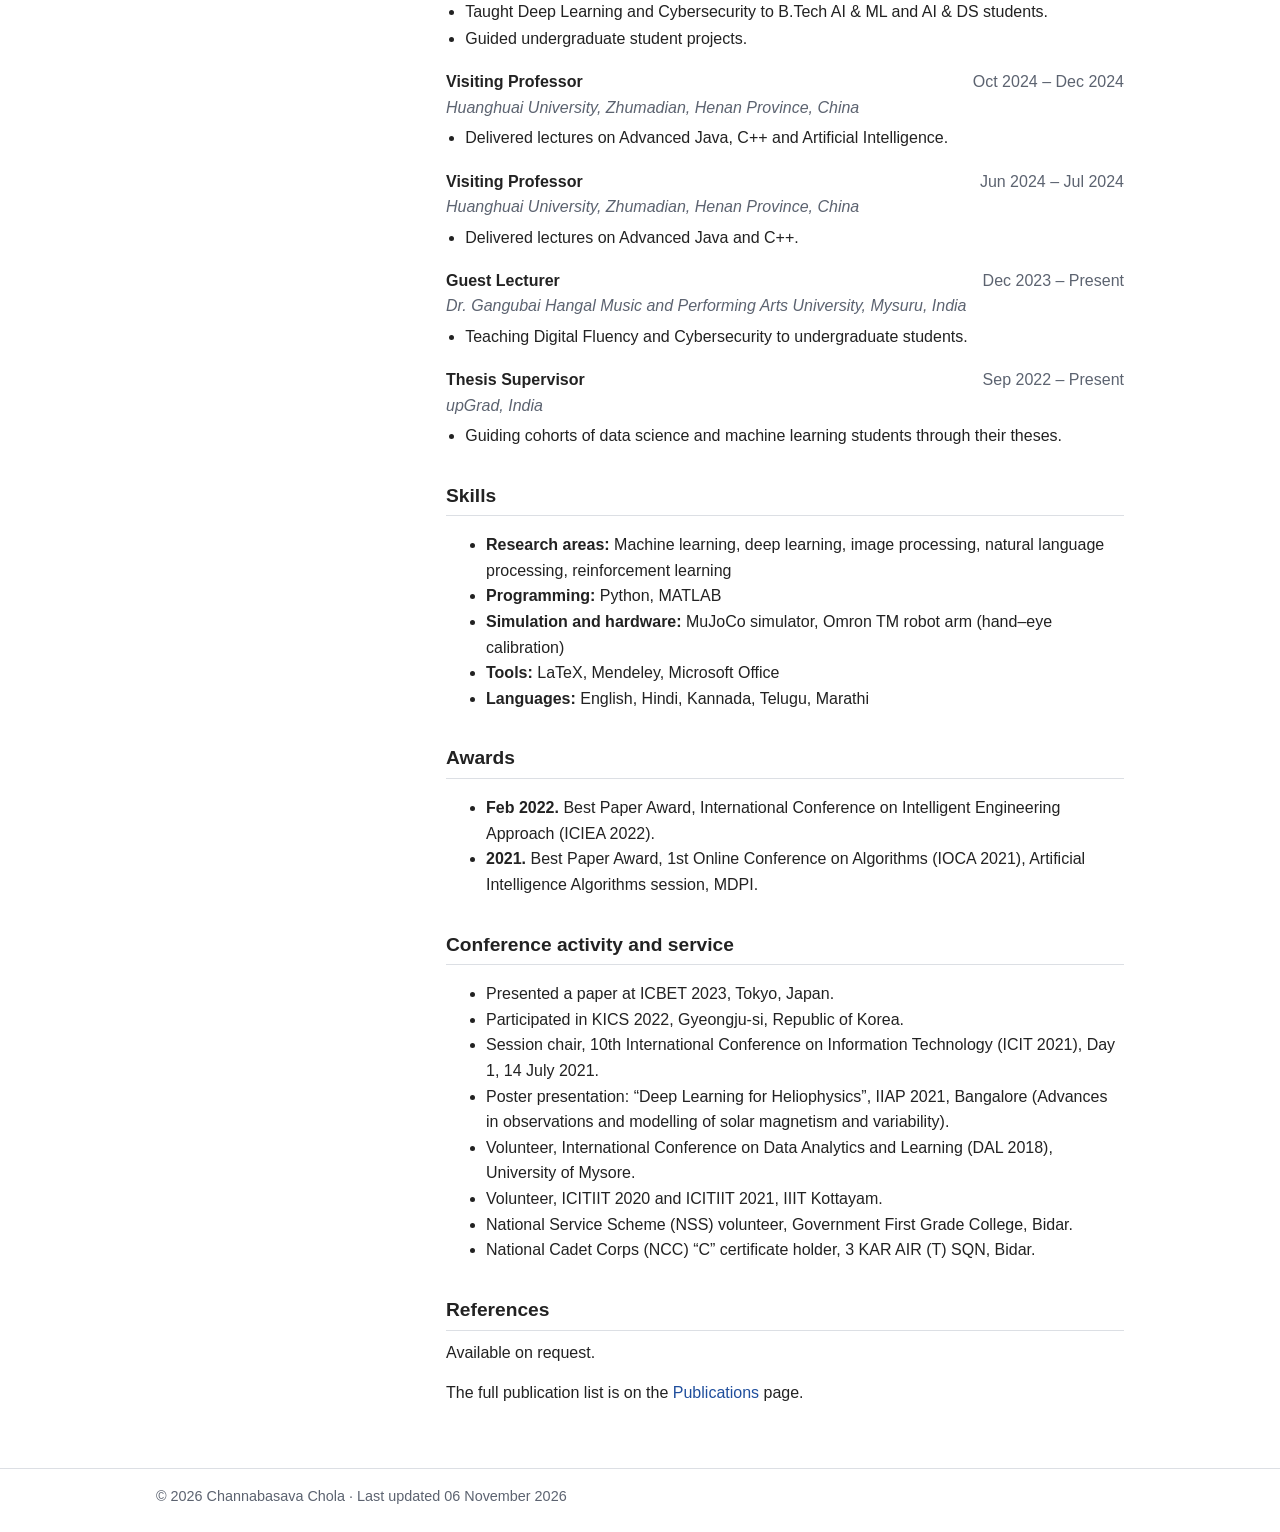
<file: resume.html>
<!doctype html>
<html lang="en">
<head>
<meta charset="utf-8">
<meta name="viewport" content="width=device-width, initial-scale=1">
<title>Resume – Channabasava Chola</title>
<meta name="description" content="Resume of Channabasava Chola">
<link rel="stylesheet" href="assets/css/style.css">
</head>
<body>
<a class="skip" href="#content">Skip to content</a>
<header class="masthead">
  <div class="wrap">
    <a class="site-title" href="index.html">Channabasava Chola</a>
    <nav aria-label="Main"><ul><li><a href="index.html">Home</a></li><li><a href="about.html">About</a></li><li><a href="resume.html" aria-current="page">Resume</a></li><li><a href="projects.html">Projects</a></li><li><a href="publications.html">Publications</a></li></ul></nav>
  </div>
</header>
<div class="wrap layout">
<aside class="sidebar" aria-label="Profile">
  <img class="photo" src="assets/images/photo.jpg" width="160" height="160" alt="Portrait of Channabasava Chola">
  <h1>Channabasava Chola</h1>
  <p class="headline">Researcher in Computer Vision and Machine Learning</p>
  <ul class="meta">
    <li>PhD Research Scholar, Department of Studies in Computer Science</li>
    <li>University of Mysore</li>
    <li>Mysuru, Karnataka, India</li>
  </ul>
  <ul class="links">
    <li><a href="mailto:channabasavac7@gmail.com">Email</a></li>
    <li><a href="https://scholar.google.com/citations?user=dtUArAwAAAAJ&amp;hl=en" rel="me noopener">Google Scholar</a></li><li><a href="https://github.com/channu7" rel="me noopener">GitHub</a></li><li><a href="https://in.linkedin.com/in/channabasava-chola-80715b162" rel="me noopener">LinkedIn</a></li><li><a href="https://www.researchgate.net/profile/Channabasava-Chola" rel="me noopener">ResearchGate</a></li>
  </ul>
</aside>
<main id="content">
<h1>Resume</h1>
<p><a class="button primary" href="assets/cv.pdf" download>Download CV (PDF)</a><a class="button" href="assets/cv.pdf" target="_blank" rel="noopener">Open PDF in browser</a></p>
<h2>Education</h2><div class="entry">
  <div class="entry-head"><span class="entry-title">Doctor of Philosophy in Computer Science</span><span class="entry-dates">Aug 2024 – Present</span></div>
  <div class="entry-org">Department of Studies in Computer Science, University of Mysore, Mysuru, India</div>
  <ul><li>Research direction: IoMT-based diagnostic and point-of-care systems.</li></ul>
</div><div class="entry">
  <div class="entry-head"><span class="entry-title">Master of Computer Applications</span><span class="entry-dates">Jul 2017 – Aug 2019</span></div>
  <div class="entry-org">University of Mysore, Mysuru, India</div>
  <ul><li>Research direction: machine learning and image processing.</li><li>Thesis: “Drosophila melanogaster Gender Classification by Microscopic Images”.</li></ul>
</div><div class="entry">
  <div class="entry-head"><span class="entry-title">Bachelor of Science (Computer Science, Mathematics, Physics)</span><span class="entry-dates">Jul 2014 – Jun 2017</span></div>
  <div class="entry-org">Gulbarga University, Gulbarga, India</div>
  
</div>
<h2>Research experience</h2><div class="entry">
  <div class="entry-head"><span class="entry-title">Research Scholar</span><span class="entry-dates">Aug 2024 – Present</span></div>
  <div class="entry-org">Department of Studies in Computer Science, University of Mysore, Mysuru, India</div>
  <ul><li>Developing computer-aided diagnostic (CAD) systems.</li><li>Developing reinforcement learning approaches for robotic grasping in the MuJoCo simulator.</li></ul>
</div><div class="entry">
  <div class="entry-head"><span class="entry-title">Research Assistant</span><span class="entry-dates">Sep 2022 – Aug 2023</span></div>
  <div class="entry-org">Kyung Hee University, Yongin-si, Gyeonggi-do, Republic of Korea</div>
  <ul><li>Developed 3D object detection with hand–eye calibration for object grasping with an Omron TM robot arm.</li><li>Developed reinforcement learning approaches for robotic grasping in the MuJoCo simulator.</li><li>Developed human activity forecasting models.</li></ul>
</div><div class="entry">
  <div class="entry-head"><span class="entry-title">Project Associate</span><span class="entry-dates">Mar 2021 – Aug 2022</span></div>
  <div class="entry-org">CSIR–Central Food Technological Research Institute (CSIR–CFTRI), Mysuru, India</div>
  <ul><li>Developed 2D image classification and ripeness detection for mango images.</li><li>Developed BCNet, a deep learning framework for human blood cell classification.</li><li>Developed FMDNet, a deep learning model for face mask detection to help limit COVID-19 infection.</li></ul>
</div><div class="entry">
  <div class="entry-head"><span class="entry-title">Teaching Assistant</span><span class="entry-dates">Sep 2019 – Mar 2021</span></div>
  <div class="entry-org">Indian Institute of Information Technology Kottayam (IIIT-K), Kerala, India</div>
  <ul><li>Developed deep learning models for sunspot detection and classification.</li><li>Developed a deep learning system for COVID-19 detection.</li><li>Worked on Arabic text classification with machine learning.</li><li>Worked on microscopic image classification for Drosophila gender identification.</li></ul>
</div>
<h2>Teaching and mentoring</h2><div class="entry">
  <div class="entry-head"><span class="entry-title">Visiting Professor</span><span class="entry-dates">Sep 2025 – Oct 2025</span></div>
  <div class="entry-org">Xuchang University, Xuchang, Henan Province, China</div>
  <ul><li>Delivered lectures on Software Engineering and C++.</li></ul>
</div><div class="entry">
  <div class="entry-head"><span class="entry-title">Visiting Professor</span><span class="entry-dates">Apr 2025 – Jun 2025</span></div>
  <div class="entry-org">Huanghuai University, Zhumadian, Henan Province, China</div>
  <ul><li>Delivered lectures on Advanced Java, C++ and Human–Computer Interface.</li></ul>
</div><div class="entry">
  <div class="entry-head"><span class="entry-title">Assistant Professor</span><span class="entry-dates">Oct 2024 – Mar 2025</span></div>
  <div class="entry-org">Department of AI &amp; ML, Mysore University School of Engineering, University of Mysore, India</div>
  <ul><li>Taught Deep Learning and Cybersecurity to B.Tech AI &amp; ML and AI &amp; DS students.</li><li>Guided undergraduate student projects.</li></ul>
</div><div class="entry">
  <div class="entry-head"><span class="entry-title">Visiting Professor</span><span class="entry-dates">Oct 2024 – Dec 2024</span></div>
  <div class="entry-org">Huanghuai University, Zhumadian, Henan Province, China</div>
  <ul><li>Delivered lectures on Advanced Java, C++ and Artificial Intelligence.</li></ul>
</div><div class="entry">
  <div class="entry-head"><span class="entry-title">Visiting Professor</span><span class="entry-dates">Jun 2024 – Jul 2024</span></div>
  <div class="entry-org">Huanghuai University, Zhumadian, Henan Province, China</div>
  <ul><li>Delivered lectures on Advanced Java and C++.</li></ul>
</div><div class="entry">
  <div class="entry-head"><span class="entry-title">Guest Lecturer</span><span class="entry-dates">Dec 2023 – Present</span></div>
  <div class="entry-org">Dr. Gangubai Hangal Music and Performing Arts University, Mysuru, India</div>
  <ul><li>Teaching Digital Fluency and Cybersecurity to undergraduate students.</li></ul>
</div><div class="entry">
  <div class="entry-head"><span class="entry-title">Thesis Supervisor</span><span class="entry-dates">Sep 2022 – Present</span></div>
  <div class="entry-org">upGrad, India</div>
  <ul><li>Guiding cohorts of data science and machine learning students through their theses.</li></ul>
</div>
<h2>Skills</h2><ul><li><strong>Research areas:</strong> Machine learning, deep learning, image processing, natural language processing, reinforcement learning</li><li><strong>Programming:</strong> Python, MATLAB</li><li><strong>Simulation and hardware:</strong> MuJoCo simulator, Omron TM robot arm (hand–eye calibration)</li><li><strong>Tools:</strong> LaTeX, Mendeley, Microsoft Office</li><li><strong>Languages:</strong> English, Hindi, Kannada, Telugu, Marathi</li></ul>
<h2>Awards</h2><ul><li><strong>Feb 2022.</strong> Best Paper Award, International Conference on Intelligent Engineering Approach (ICIEA 2022).</li><li><strong>2021.</strong> Best Paper Award, 1st Online Conference on Algorithms (IOCA 2021), Artificial Intelligence Algorithms session, MDPI.</li></ul>
<h2>Conference activity and service</h2><ul><li>Presented a paper at ICBET 2023, Tokyo, Japan.</li><li>Participated in KICS 2022, Gyeongju-si, Republic of Korea.</li><li>Session chair, 10th International Conference on Information Technology (ICIT 2021), Day 1, 14 July 2021.</li><li>Poster presentation: “Deep Learning for Heliophysics”, IIAP 2021, Bangalore (Advances in observations and modelling of solar magnetism and variability).</li><li>Volunteer, International Conference on Data Analytics and Learning (DAL 2018), University of Mysore.</li><li>Volunteer, ICITIIT 2020 and ICITIIT 2021, IIIT Kottayam.</li><li>National Service Scheme (NSS) volunteer, Government First Grade College, Bidar.</li><li>National Cadet Corps (NCC) “C” certificate holder, 3 KAR AIR (T) SQN, Bidar.</li></ul>
<h2>References</h2><p>Available on request.</p>
<p>The full publication list is on the <a href="publications.html">Publications</a> page.</p>
</main>
</div>
<footer>
  <div class="wrap">&copy; 2026 Channabasava Chola &middot; Last updated 06 November 2026</div>
</footer>
</body>
</html>
</file>
<file: assets/css/style.css>
/* Minimal academic homepage style. Edit the tokens below to re-theme. */
:root {
  --bg: #ffffff;
  --text: #222222;
  --muted: #5c6370;
  --rule: #dcdfe4;
  --link: #1f4e9c;
  --link-hover: #0f2f66;
  --accent-bg: #f5f6f8;
  --maxw: 1000px;
  --font: -apple-system, BlinkMacSystemFont, "Segoe UI", Roboto, "Helvetica Neue", Arial, sans-serif;
}
@media (prefers-color-scheme: dark) {
  :root:not([data-theme="light"]) {
    --bg: #15171b; --text: #e6e8eb; --muted: #a0a7b2; --rule: #2e333b;
    --link: #8db4ff; --link-hover: #bcd2ff; --accent-bg: #1d2026;
  }
}

* { box-sizing: border-box; }
html { font-size: 100%; }
body {
  margin: 0; background: var(--bg); color: var(--text);
  font-family: var(--font); font-size: 1rem; line-height: 1.6;
}
a { color: var(--link); text-decoration: none; }
a:hover, a:focus-visible { color: var(--link-hover); text-decoration: underline; }
a:focus-visible, .button:focus-visible { outline: 2px solid var(--link); outline-offset: 2px; }

.skip { position: absolute; left: -999px; top: 0; background: var(--bg); padding: .5rem 1rem; z-index: 10; }
.skip:focus { left: 0; }

.wrap { max-width: var(--maxw); margin: 0 auto; padding: 0 16px; }

/* Masthead / navigation */
.masthead { border-bottom: 1px solid var(--rule); }
.masthead .wrap { display: flex; flex-wrap: wrap; align-items: baseline; gap: .25rem 1.5rem; padding-top: .9rem; padding-bottom: .9rem; }
.site-title { font-weight: 700; color: var(--text); margin-right: auto; }
.site-title:hover { text-decoration: none; color: var(--link); }
.masthead nav ul { list-style: none; margin: 0; padding: 0; display: flex; flex-wrap: wrap; gap: .25rem 1.25rem; }
.masthead nav a { color: var(--muted); padding: .15rem 0; border-bottom: 2px solid transparent; }
.masthead nav a:hover { color: var(--text); text-decoration: none; }
.masthead nav a[aria-current="page"] { color: var(--text); border-bottom-color: var(--link); }

/* Layout: sidebar + content */
.layout { display: grid; grid-template-columns: 250px minmax(0, 1fr); gap: 2.5rem; padding-top: 2rem; padding-bottom: 3rem; }
.sidebar h1 { font-size: 1.35rem; line-height: 1.25; margin: 0 0 .25rem; }
.sidebar .headline { margin: 0 0 .75rem; color: var(--muted); }
.sidebar ul { list-style: none; margin: 0; padding: 0; font-size: .95rem; }
.sidebar li { margin: .15rem 0; }
.sidebar .meta li { color: var(--muted); }
.sidebar .links { margin-top: .9rem; }

main h1 { font-size: 1.75rem; margin: 0 0 1rem; line-height: 1.25; }
main h2 { font-size: 1.2rem; margin: 2rem 0 .6rem; padding-bottom: .25rem; border-bottom: 1px solid var(--rule); }
main h3 { font-size: 1rem; margin: 1.25rem 0 .25rem; }
main > h1:first-child, main > h2:first-child { margin-top: 0; }
p { margin: 0 0 .9rem; }

/* Updates table */
.updates { width: 100%; border-collapse: collapse; }
.updates th, .updates td { text-align: left; vertical-align: top; padding: .3rem 0; border-bottom: 1px solid var(--rule); }
.updates th { width: 6.5rem; font-weight: 600; color: var(--muted); white-space: nowrap; padding-right: 1rem; }

/* Resume / entries */
.entry { margin: 0 0 1.1rem; }
.entry-head { display: flex; flex-wrap: wrap; justify-content: space-between; gap: 0 1rem; }
.entry-title { font-weight: 600; }
.entry-dates { color: var(--muted); white-space: nowrap; }
.entry-org { color: var(--muted); font-style: italic; }
.entry ul { margin: .3rem 0 0; padding-left: 1.2rem; }
.entry li { margin: .1rem 0; }

.button { display: inline-block; padding: .45rem .9rem; border: 1px solid var(--link); border-radius: 3px; color: var(--link); font-weight: 600; margin: 0 .5rem .5rem 0; }
.button:hover { background: var(--link); color: var(--bg); text-decoration: none; }
.button.primary { background: var(--link); color: var(--bg); }
.button.primary:hover { background: var(--link-hover); border-color: var(--link-hover); }

/* Publications */
.pubs { padding-left: 2.2rem; margin: 0 0 1rem; }
.pubs li { margin: 0 0 .7rem; }
.pubs .pub-title { font-weight: 600; }
.pubs .pub-meta { color: var(--muted); }

.project { margin: 0 0 1.4rem; }
.project h3 { margin-top: 0; }
.project .ctx { color: var(--muted); }
.project .tech { color: var(--muted); font-size: .95rem; }

.tags { display: flex; flex-wrap: wrap; gap: .4rem; list-style: none; padding: 0; margin: 0 0 1rem; }
.tags li { background: var(--accent-bg); border: 1px solid var(--rule); border-radius: 3px; padding: .1rem .55rem; font-size: .92rem; }

footer { border-top: 1px solid var(--rule); color: var(--muted); font-size: .9rem; }
footer .wrap { padding-top: 1rem; padding-bottom: 1.5rem; }

@media (max-width: 800px) {
  .layout { grid-template-columns: 1fr; gap: 1.25rem; padding-top: 1.25rem; }
  .sidebar { border-bottom: 1px solid var(--rule); padding-bottom: 1rem; }
  .entry-dates { white-space: normal; }
  .updates th { width: 5.2rem; }
}

@media print {
  .masthead, .sidebar .links, footer, .button, .skip { display: none; }
  .layout { display: block; }
  body { font-size: 11pt; }
}

.sidebar .photo { display:block; width:160px; height:160px; border-radius:50%; object-fit:cover; margin:0 0 1rem; }
</file>
